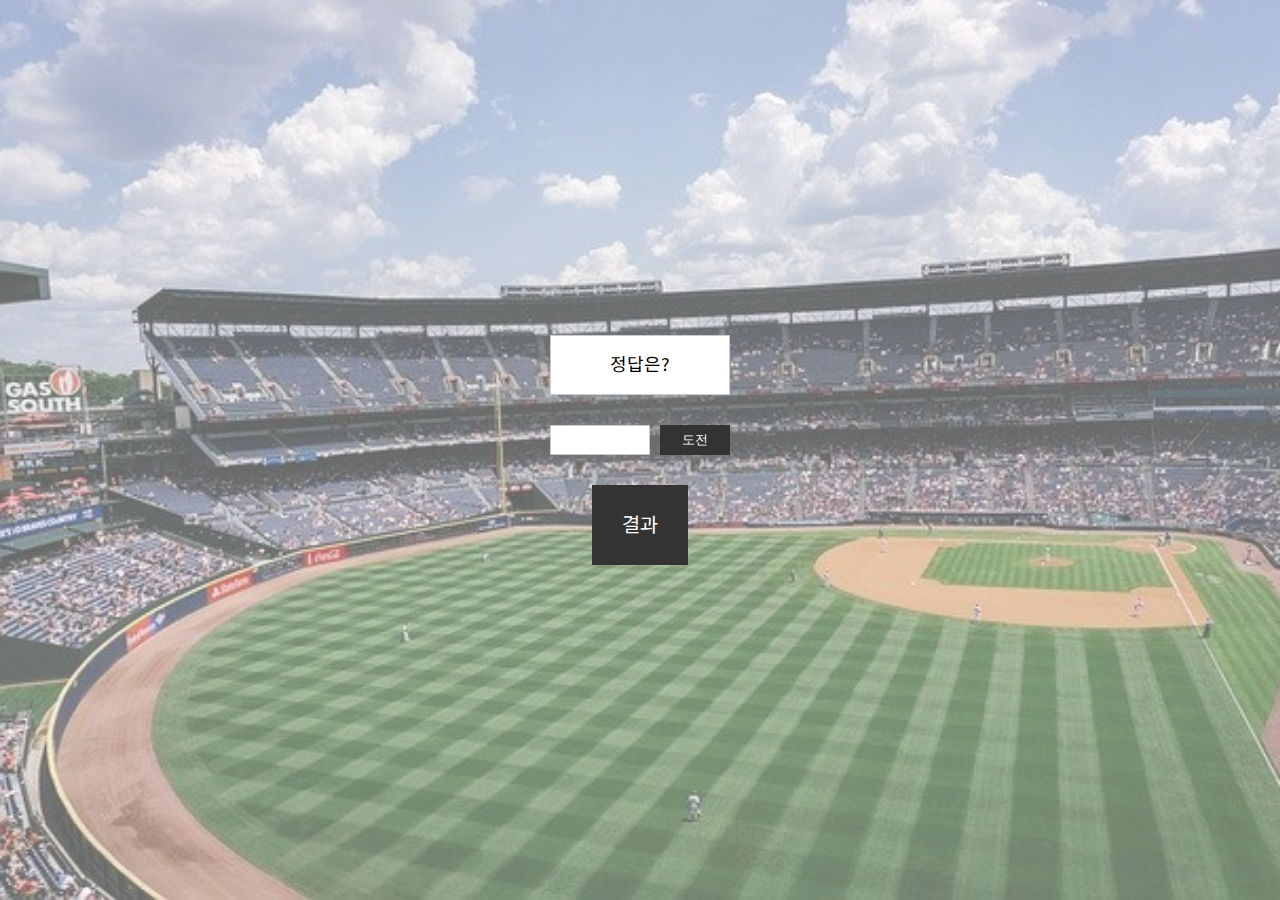
<file: BaseBall/index.html>
<!DOCTYPE html>
<html lang="ko">
  <head>
    <meta charset="UTF-8" />
    <meta
      name="viewport"
      content="width=device-width, initial-scale=1.0, user-scalable=no, viewport-fit=cover"
    />
    <title>Baseball</title>
    <link rel="stylesheet" href="../../utils/reset.css" />
    <link rel="stylesheet" href="style.css" />
  </head>

  <body>
    <main>
      <section>
        <div class="ball_answer">정답은?</div>
        <form>
          <label for="question"></label>
          <input
            type="number"
            id="question"
            name="question"
            min="0"
            max="9999"
            size="4"
            class="ball_input"
          />
          <button>도전</button>
        </form>
        <div class="ball_question">결과</div>
      </section>
    </main>
    <script src="script.js"></script>
  </body>
</html>
</file>
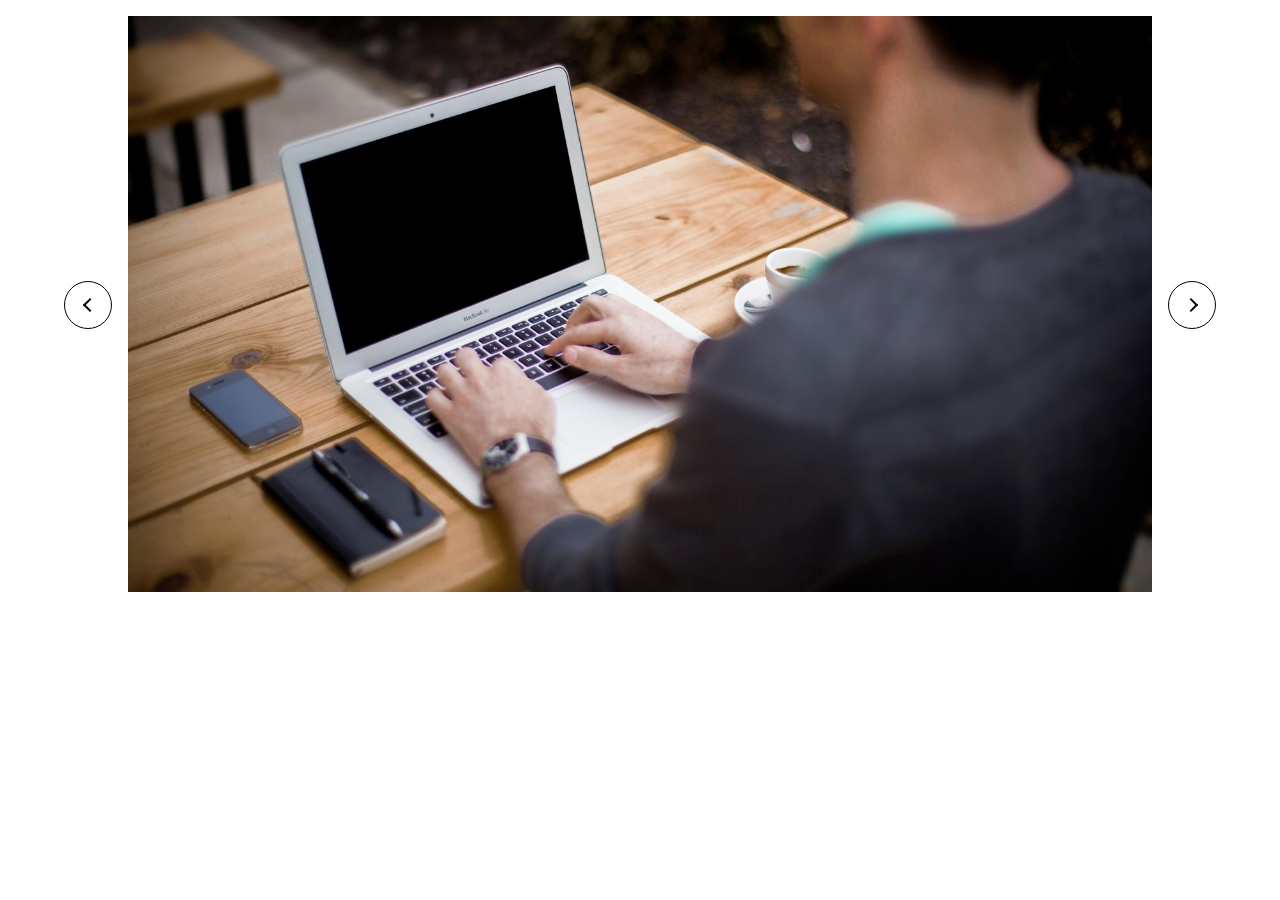
<file: Carousel/index.html>
<!DOCTYPE html>
<html lang="ko">
  <head>
    <meta charset="UTF-8" />
    <meta
      name="viewport"
      content="width=device-width, initial-scale=1.0, user-scalable=no, viewport-fit=cover"
    />
    <title>carousel</title>
    <link rel="stylesheet" href="../../utils/reset.css" />
    <link rel="stylesheet" href="style.css" />
  </head>

  <body>
    <div class="carousel-wrapper">
      <div class="carousel">
        <img class="carousel_item" src="assets/1.jpeg" />
        <img class="carousel_item" src="assets/2.jpeg" />
        <img class="carousel_item" src="assets/3.jpeg" />
        <img class="carousel_item" src="assets/4.jpeg" />
        <img class="carousel_item" src="assets/5.jpeg" />

        <div class="carousel_button--next"></div>
        <div class="carousel_button--prev"></div>
      </div>
    </div>

    <script src="script.js"></script>
  </body>
</html>
</file>
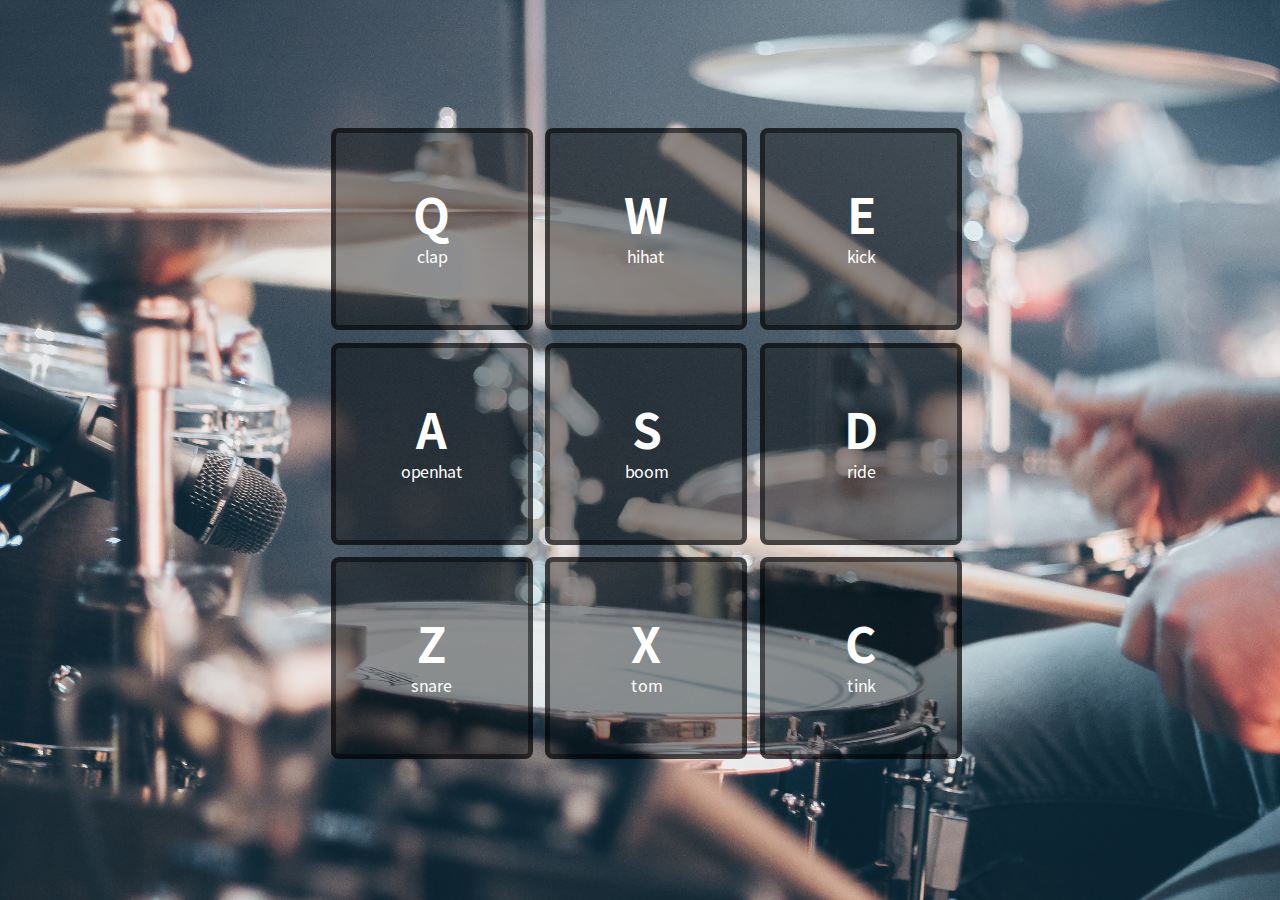
<file: Drum/index.html>
<!DOCTYPE html>
<html lang="ko">
  <head>
    <meta charset="UTF-8" />
    <meta
      name="viewport"
      content="width=device-width, initial-scale=1.0, user-scalable=no, viewport-fit=cover"
    />
    <title>Drumkit</title>
    <link rel="stylesheet" href="../../utils/reset.css" />
    <link rel="stylesheet" href="style.css" />
  </head>

  <body>
    <div class="wrap">
      <div class="keys">
        <div class="key">
          <div class="label">
            <kbd>Q</kbd>
            <span class="sound">clap</span>
          </div>
        </div>
        <div class="key">
          <div class="label">
            <kbd>W</kbd>
            <span class="sound">hihat</span>
          </div>
        </div>
        <div class="key">
          <div class="label">
            <kbd>E</kbd>
            <span class="sound">kick</span>
          </div>
        </div>
        <div class="break"></div>
        <div class="key">
          <div class="label">
            <kbd>A</kbd>
            <span class="sound">openhat</span>
          </div>
        </div>
        <div class="key">
          <div class="label">
            <kbd>S</kbd>
            <span class="sound">boom</span>
          </div>
        </div>
        <div class="key">
          <div class="label">
            <kbd>D</kbd>
            <span class="sound">ride</span>
          </div>
        </div>
        <div class="break"></div>
        <div class="key">
          <div class="label">
            <kbd>Z</kbd>
            <span class="sound">snare</span>
          </div>
        </div>
        <div class="key">
          <div class="label">
            <kbd>X</kbd>
            <span class="sound">tom</span>
          </div>
        </div>
        <div class="key">
          <div class="label">
            <kbd>C</kbd>
            <span class="sound">tink</span>
          </div>
        </div>
      </div>
    </div>
    <script src="script.js"></script>
  </body>
</html>
</file>
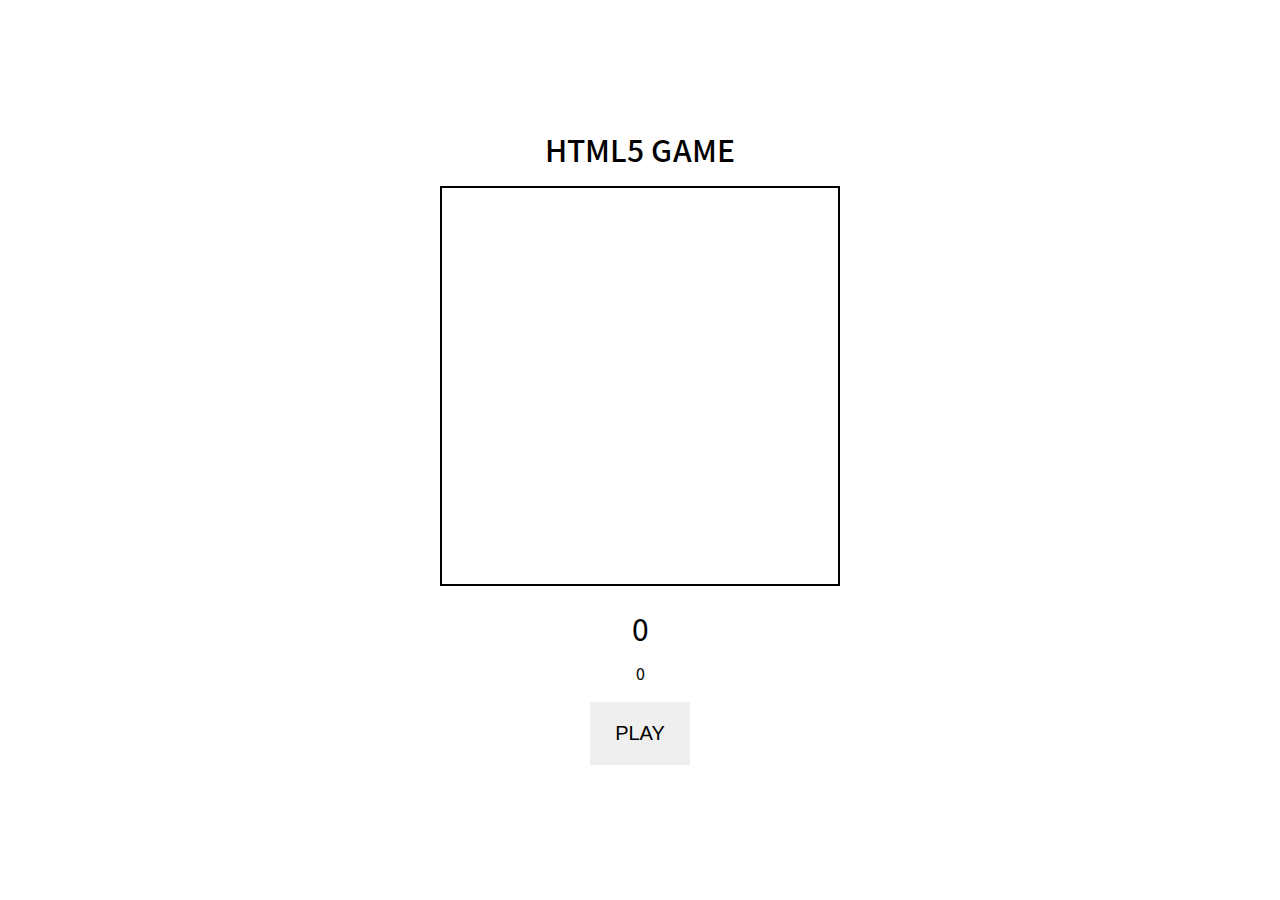
<file: HtmlGame/index.html>
<!DOCTYPE html>
<html lang="ko">
  <head>
    <meta charset="UTF-8" />
    <meta
      name="viewport"
      content="width=device-width, initial-scale=1.0, user-scalable=no, viewport-fit=cover"
    />
    <title>html5 game</title>
    <link rel="stylesheet" href="../../utils/reset.css" />
    <link rel="stylesheet" href="style.css" />
  </head>

  <body>
    <main>
      <h1>html5 game</h1>
      <canvas width="300" height="300" class="canvas"></canvas>
      <span class="score">0</span>
      <span class="highscore">0</span>
      <button type="button" class="js-play">PLAY</button>
    </main>
    <script src="script.js"></script>
  </body>
</html>
</file>
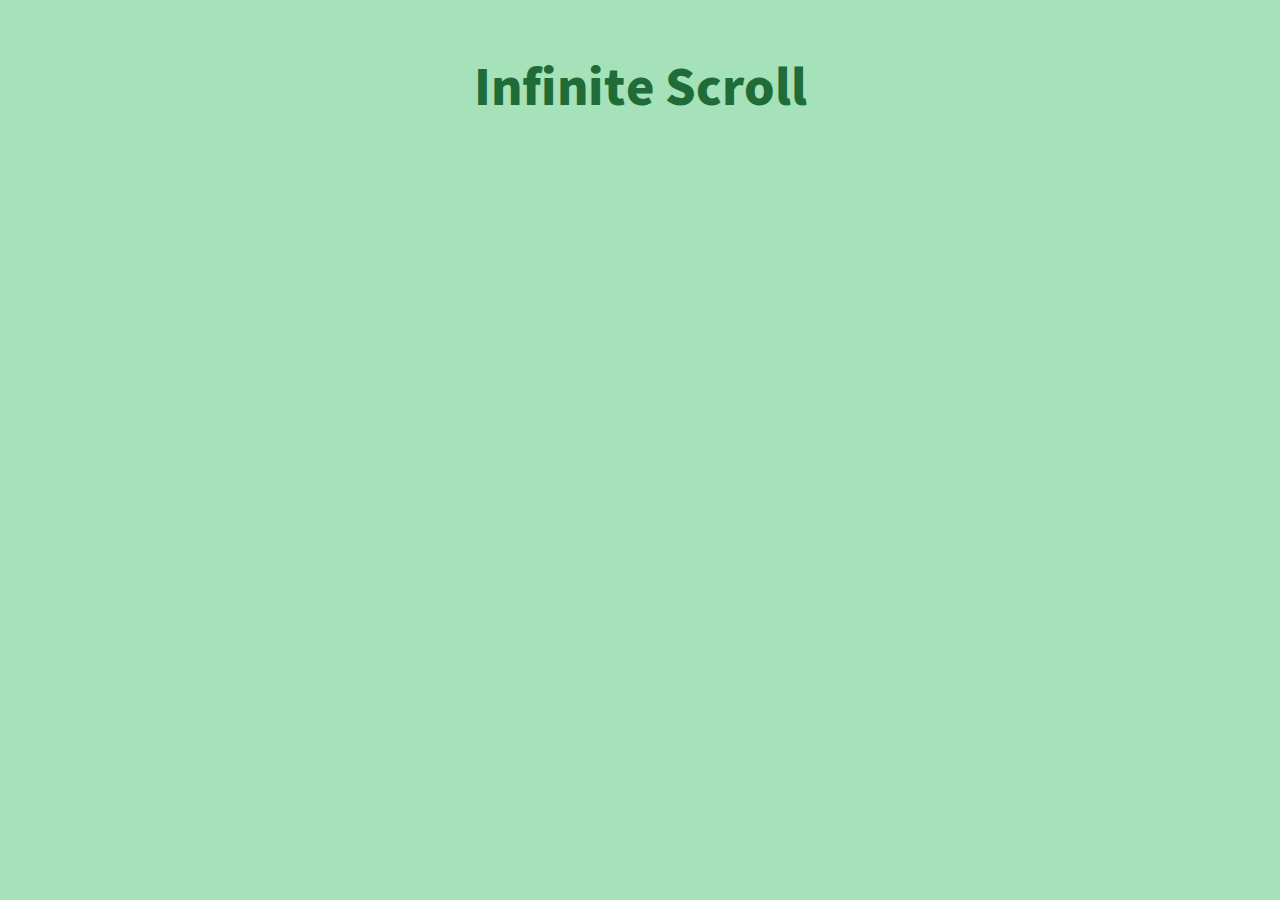
<file: InfiniteScroll/index.html>
<!DOCTYPE html>
<html lang="ko">
  <head>
    <meta charset="UTF-8" />
    <meta
      name="viewport"
      content="width=device-width, initial-scale=1.0, user-scalable=no, viewport-fit=cover"
    />
    <title>Infinite scroll</title>
    <link rel="stylesheet" href="../../utils/reset.css" />
    <link rel="stylesheet" href="style.css" />
  </head>

  <body>
    <div class="wrap">
      <h2>Infinite Scroll</h2>
      <div class="posts"></div>
      <div class="loader">
        <div></div>
        <div></div>
        <div></div>
        <div></div>
      </div>
    </div>
    <script src="script.js"></script>
  </body>
</html>
</file>
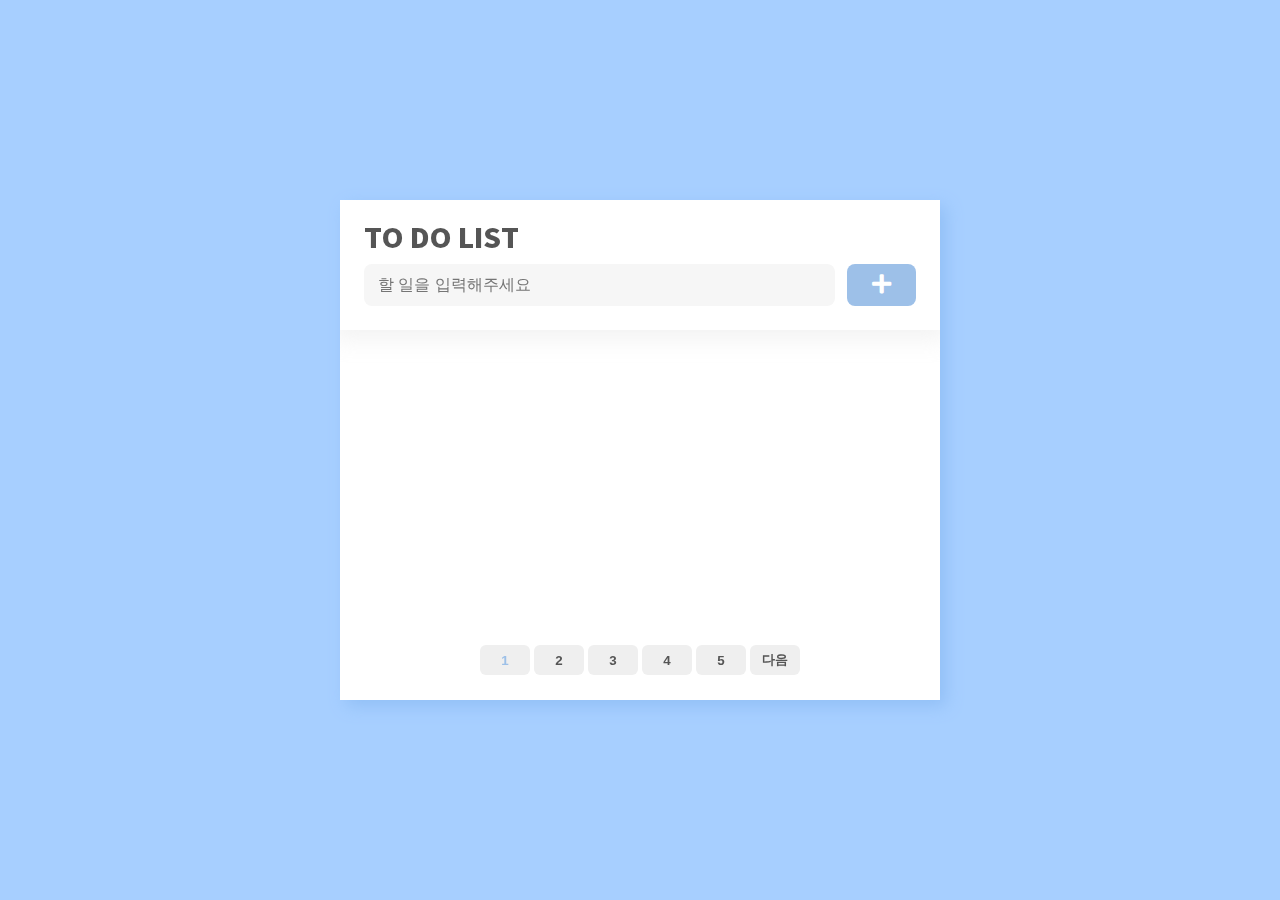
<file: ToDoList/index.html>
<!DOCTYPE html>
<html lang="en">
  <head>
    <meta charset="UTF-8" />
    <meta http-equiv="X-UA-Compatible" content="IE=edge" />
    <meta
      name="viewport"
      content="width=device-width, initial-scale=1.0, user-scalable=no, viewport-fit=cover"
    />
    <title>To do list</title>
    <link rel="stylesheet" href="../utils/reset.css" />
    <link
      rel="stylesheet"
      href="https://cdnjs.cloudflare.com/ajax/libs/font-awesome/5.8.2/css/all.min.css"
    />
    <link rel="stylesheet" href="style.css" />
  </head>
  <body>
    <div class="wrap">
      <div class="header">
        <h2>TO DO LIST</h2>
        <form class="todo_form">
          <input
            type="text"
            class="todo_input"
            placeholder="할 일을 입력해주세요"
            autofocus="true"
          />
          <button type="submit" class="todo_submit_button">
            <i class="fas fa-plus"></i>
          </button>
        </form>
      </div>
      <div class="todos"></div>
      <div class="pagination"></div>
    </div>
    <script src="script.js"></script>
  </body>
</html>
</file>
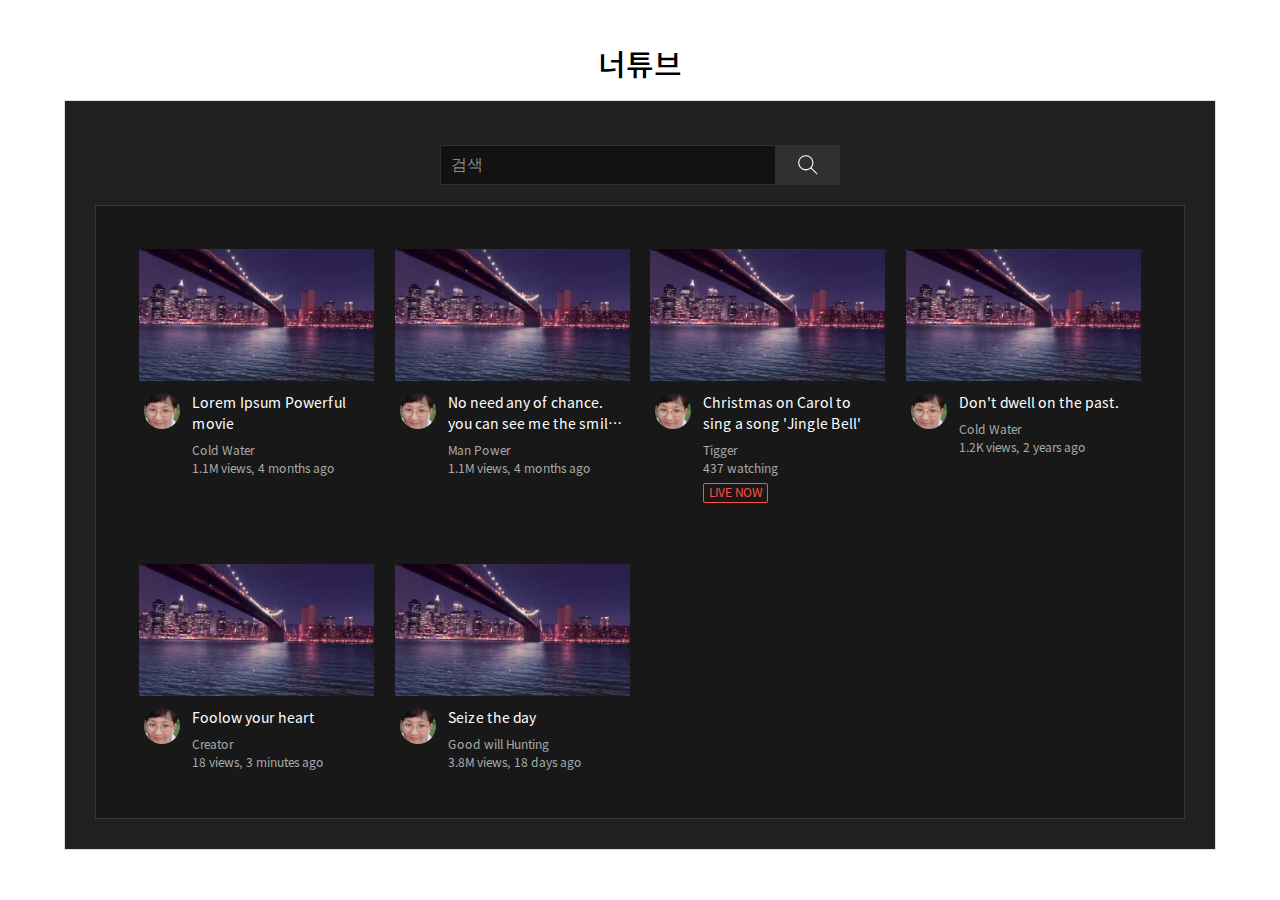
<file: YouTube/index.html>
<!DOCTYPE html>
<html lang="ko">
  <head>
    <meta charset="UTF-8" />
    <meta
      name="viewport"
      content="width=device-width, initial-scale=1.0, user-scalable=no, viewport-fit=cover"
    />
    <title>너튜브</title>
    <link rel="stylesheet" href="../../utils/reset.css" />
    <link rel="stylesheet" href="style.css" />
  </head>

  <body>
    <main>
      <h1>너튜브</h1>
      <section>
        <h2 class="blind">너튜브 콘텐츠</h2>
        <div class="search_bar">
          <input
            type="text"
            name="search"
            id="search"
            placeholder="검색"
            autocomplete="off"
          />
          <label for="search">
            <a href="#none" class="btn_search">
              <svg
                viewBox="0 0 24 24"
                preserveAspectRatio="xMidYMid meet"
                focusable="false"
                class="ico-zoom"
              >
                <path
                  d="M20.87,20.17l-5.59-5.59C16.35,13.35,17,11.75,17,10c0-3.87-3.13-7-7-7s-7,3.13-7,7s3.13,7,7,7c1.75,0,3.35-0.65,4.58-1.71 l5.59,5.59L20.87,20.17z M10,16c-3.31,0-6-2.69-6-6s2.69-6,6-6s6,2.69,6,6S13.31,16,10,16z"
                ></path>
              </svg>
            </a>
          </label>
        </div>
        <div class="contents list">
          <figure>
            <a href="#none" class="btn_view">
              <picture>
                <source srcset="./assets/sample.jpg" type="image/webp" />
                <source srcset="./assets/sample.jpg" type="image/jpg" />
                <img src="./assets/sample.jpg" alt="sample" />
              </picture>
            </a>
            <figcaption>
              <i><img src="./assets/id.png" alt="icon" /></i>
              <span class="description"
                ><strong>Lorem Ipsum Powerful movie</strong>
                <em>Cold Water</em>
                <span>1.1M views, 4 months ago</span>
              </span>
            </figcaption>
          </figure>
          <figure>
            <a href="#none" class="btn_view">
              <picture>
                <source srcset="./assets/sample.jpg" type="image/webp" />
                <source srcset="./assets/sample.jpg" type="image/jpg" />
                <img src="./assets/sample.jpg" alt="sample" />
              </picture>
            </a>
            <figcaption>
              <i><img src="./assets/id.png" alt="icon" /></i>
              <span class="description"
                ><strong
                  >No need any of chance. you can see me the smile of black
                  yard</strong
                >
                <em>Man Power</em>
                <span>1.1M views, 4 months ago</span>
              </span>
            </figcaption>
          </figure>
          <figure>
            <a href="#none" class="btn_view">
              <picture>
                <source srcset="./assets/sample.jpg" type="image/webp" />
                <source srcset="./assets/sample.jpg" type="image/jpg" />
                <img src="./assets/sample.jpg" alt="sample" />
              </picture>
            </a>
            <figcaption>
              <i><img src="./assets/id.png" alt="icon" /></i>
              <span class="description"
                ><strong
                  >Christmas on Carol to sing a song 'Jingle Bell'</strong
                >
                <em>Tigger</em>
                <span>437 watching</span>
                <span class="stream">LIVE NOW</span>
              </span>
            </figcaption>
          </figure>
          <figure>
            <a href="#none" class="btn_view">
              <picture>
                <source srcset="./assets/sample.jpg" type="image/webp" />
                <source srcset="./assets/sample.jpg" type="image/jpg" />
                <img src="./assets/sample.jpg" alt="sample" />
              </picture>
            </a>
            <figcaption>
              <i><img src="./assets/id.png" alt="icon" /></i>
              <span class="description"
                ><strong>Don't dwell on the past.</strong>
                <em>Cold Water</em>
                <span>1.2K views, 2 years ago</span>
              </span>
            </figcaption>
          </figure>
          <figure>
            <a href="#none" class="btn_view">
              <picture>
                <source srcset="./assets/sample.jpg" type="image/webp" />
                <source srcset="./assets/sample.jpg" type="image/jpg" />
                <img src="./assets/sample.jpg" alt="sample" />
              </picture>
            </a>
            <figcaption>
              <i><img src="./assets/id.png" alt="icon" /></i>
              <span class="description"
                ><strong>Foolow your heart</strong>
                <em>Creator</em>
                <span>18 views, 3 minutes ago</span>
              </span>
            </figcaption>
          </figure>
          <figure>
            <a href="#none" class="btn_view">
              <picture>
                <source srcset="./assets/sample.jpg" type="image/webp" />
                <source srcset="./assets/sample.jpg" type="image/jpg" />
                <img src="./assets/sample.jpg" alt="sample" />
              </picture>
            </a>
            <figcaption>
              <i><img src="./assets/id.png" alt="icon" /></i>
              <span class="description"
                ><strong>Seize the day</strong>
                <em>Good will Hunting</em>
                <span>3.8M views, 18 days ago</span>
              </span>
            </figcaption>
          </figure>
        </div>
        <div class="contents view">
          <figure>
            <video autoplay>
              <source src="./assets/sample.mp4" type="video/mp4" />
            </video>
            <figcaption>
              <span class="description"
                ><strong
                  >The harder you work, the more likely you can reach the
                  goal</strong
                >
              </span>
            </figcaption>
            <span class="controls">
              <progress
                min="0"
                max="100"
                value="0"
                class="js-progress"
              ></progress>
              <button type="button" class="js-replay">Replay</button>
              <button type="button" class="js-play">Play</button>
              <button type="button" class="js-stop">Stop</button>
              <input
                type="range"
                min="0"
                max="1"
                step="0.1"
                value="1"
                class="js-volume"
              />
              <button type="button" class="js-mute">Mute</button>
              <button type="button" class="js-fullScreen" accesskey="T">
                FullScreen
              </button>
            </span>
          </figure>
        </div>
      </section>
    </main>
    <script src="script.js"></script>
  </body>
</html>
</file>
<file: BaseBall/style.css>
@charset "utf-8";

main {
  display: flex;
  flex-direction: column;
  align-items: center;
  justify-content: center;
  position: relative;
  width: 100%;
  height: 100vh;
}

main::before {
  content: "";
  display: block;
  position: absolute;
  width: 100%;
  height: 100%;
  background: url(./assets/bg.jpg) no-repeat 0 0 / cover;
  opacity: 0.6;
}

h1 {
  margin-bottom: 20px;
  font-size: 30px;
  font-weight: 500;
  text-transform: uppercase;
}

section {
  display: flex;
  flex-direction: column;
  align-items: center;
  justify-content: center;
  position: relative;
  z-index: 1;
  width: calc(100vw - 20px);
  height: 100vh;
}

.ball_answer {
  text-align: center;
  width: 180px;
  padding: 20px;
  border: 1px solid #ccc;
  background-color: #fff;
  font-size: 18px;
}

.ball_question {
  margin-top: 30px;
  font-size: 20px;
  background: #333;
  padding: 30px;
  text-align: center;
  color: #fff;
}

.ball_question span {
  display: block;
  margin-top: 20px;
  font-size: 16px;
}

.ball_question span em {
  font-style: normal;
}

form {
  display: flex;
  margin-top: 30px;
}

form .ball_input {
  width: 100px;
  height: 30px;
  border: 1px solid #ccc;
}

form button {
  background: #333;
  border: none;
  width: 70px;
  height: 30px;
  margin-left: 10px;
  padding: 0 10px;
  color: #fff;
  cursor: pointer;
}

form button:hover,
form button:active,
form button:focus {
  opacity: 0.8;
}
</file>
<file: Carousel/style.css>
.carousel-wrapper {
  overflow: hidden;
  width: 90%;
  margin: auto;
}

.carousel-wrapper * {
  box-sizing: border-box;
}

.carousel {
  -webkit-transform-style: preserve-3d;
  -moz-transform-style: preserve-3d;
  transform-style: preserve-3d;
}

.carousel_item {
  opacity: 0;
  position: absolute;
  top: 0;
  width: 100%;
  margin: auto;
  padding: 1rem 4rem;
  z-index: 100;
  transition: transform 0.5s, opacity 0.5s, z-index 0.5s;
}

.carousel_item.active {
  opacity: 1;
  position: relative;
  z-index: 900;
}

.carousel_item.prev,
.carousel_item.next {
  z-index: 800;
}

.carousel_item.prev {
  transform: translateX(-100%);
}

.carousel_item.next {
  transform: translateX(100%);
}

.carousel_button--prev,
.carousel_button--next {
  position: absolute;
  top: 50%;
  width: 3rem;
  height: 3rem;
  background-color: #fff;
  transform: translateY(-50%);
  border-radius: 50%;
  cursor: pointer;
  z-index: 1001;
  border: 1px solid black;
}

.carousel_button--prev {
  left: 0;
}

.carousel_button--next {
  right: 0;
}

.carousel_button--prev::after,
.carousel_button--next::after {
  content: ' ';
  position: absolute;
  width: 10px;
  height: 10px;
  top: 50%;
  left: 54%;
  border-right: 2px solid black;
  border-bottom: 2px solid black;
  transform: translate(-50%, -50%) rotate(135deg);
}

.carousel_button--next::after {
  left: 47%;
  transform: translate(-50%, -50%) rotate(-45deg);
}
</file>
<file: Drum/style.css>
body {
  width: 100%;
  height: 100vh;
}
.wrap {
  display: flex;
  height: 100%;
  flex-direction: column;
  justify-content: center;
  background-image: url("./assets/images/background.jpeg");
  background-size: cover;
  background-position: center;
}
.keys {
  width: 100%;
  display: flex;
  flex-wrap: wrap;
  align-items: center;
  justify-content: center;
}
.break {
  width: 100%;
  height: 0;
}
.key {
  position: relative;
  width: 15%;
  padding-bottom: 15%;
  margin-bottom: 1%;
  margin-left: 1%;
  background-color: rgb(0 0 0 / 40%);
  text-align: center;
  cursor: pointer;
  border: 5px solid rgb(0 0 0 / 50%);
  border-radius: 0.5rem;
  box-sizing: content-box;
  transition: all 100ms;
}
.playing {
  transform: scale(1.1);
  background-color: rgb(0 0 0 / 60%);
}
.label {
  position: absolute;
  top: 50%;
  left: 50%;
  transform: translate(-50%, -50%);
  pointer-events: none;
}

kbd {
  font-family: "notosans";
  font-weight: 700;
  display: block;
  pointer-events: none;
  font-size: 3rem;
  color: #fff;
}

.sound {
  display: block;
  pointer-events: none;
  font-size: 1rem;
  padding-top: 0.5rem;
  color: #fff;
}

.key:hover {
  background-color: rgb(0 0 0 / 60%);
}
.key:hover kbd {
  font-size: 3.2rem;
}
.key:hover .sound {
  font-size: 1.2rem;
}
</file>
<file: HtmlGame/style.css>
@charset "utf-8";

.blind {
  text-indent: -9999px;
  overflow: hidden;
}

main {
  display: flex;
  flex-direction: column;
  align-items: center;
  justify-content: center;
  width: 100%;
  height: 100vh;
  -webkit-user-select: none;
     -moz-user-select: none;
      -ms-user-select: none;
          user-select: none;
}

h1 {
  margin-bottom: 20px;
  font-size: 30px;
  font-weight: 500;
  text-transform: uppercase;
}

canvas {
  margin: 0 auto 30px;
  width: 400px;
  max-width: 100%;
  border: 2px solid #000;
}

.highscore {
  display: block;
  margin-bottom: 20px;
}

.score {
  display: block;
  margin-bottom: 20px;
  font-size: 30px;
}

button {
  display: block;
  border: 0;
  width: 100px;
  padding: 20px;
  font-size: 20px;
  cursor: pointer;
}

button:hover {
  background-color: #000;
  color: #fff;
}
</file>
<file: InfiniteScroll/style.css>
body {
  background-color: #a5e1b9;
}

.wrap {
  display: flex;
  flex-direction: column;
  justify-content: center;
  align-items: center;
  padding: 2rem 0;
}

h2 {
  font-size: 3rem;
  font-weight: 900;
  text-align: center;
  padding: 2rem 0;
  color: #1f6c38;
}

.posts {
  width: 100%;
  max-width: 700px;
  margin: 0 auto;
  padding: 0 3rem;
}

.post {
  margin: 1rem 0;
  background-color: rgb(255 255 255 / 80%);
  border-radius: 0.5rem;
  padding: 1rem;
  border: 0.5rem solid white;
  box-shadow: 10px 14px 20px rgb(137 137 137 / 20%);
}

.header {
  display: flex;
  font-size: 1.5rem;
  color: #1f6c37;
  font-weight: 700;
  text-transform: uppercase;
}

.id {
  font-size: 1rem;
  padding-right: 1rem;
}

.body {
  padding-top: 1rem;
}

.loader {
  display: inline-block;
  position: relative;
  width: 80px;
  height: 80px;
  opacity: 0;
}

.loader.show {
  opacity: 1;
}

.loader div {
  position: absolute;
  top: 33px;
  width: 13px;
  height: 13px;
  border-radius: 50%;
  background: #fff;
  animation-timing-function: cubic-bezier(0, 1, 1, 0);
}
.loader div:nth-child(1) {
  left: 8px;
  animation: loader1 0.6s infinite;
}
.loader div:nth-child(2) {
  left: 8px;
  animation: loader2 0.6s infinite;
}
.loader div:nth-child(3) {
  left: 32px;
  animation: loader2 0.6s infinite;
}
.loader div:nth-child(4) {
  left: 56px;
  animation: loader3 0.6s infinite;
}
@keyframes loader1 {
  0% {
    transform: scale(0);
  }
  100% {
    transform: scale(1);
  }
}
@keyframes loader3 {
  0% {
    transform: scale(1);
  }
  100% {
    transform: scale(0);
  }
}
@keyframes loader2 {
  0% {
    transform: translate(0, 0);
  }
  100% {
    transform: translate(24px, 0);
  }
}
</file>
<file: ToDoList/style.css>
body {
  background-color: #a7cfff;
  color: #555555;
}

button,
input {
  outline: 0;
  border: none;
}

button {
  cursor: pointer;
}

button > i {
  pointer-events: none;
}

.wrap {
  position: fixed;
  top: 50%;
  left: 50%;
  transform: translate(-50%, -50%);
  background-color: #fff;
  width: 600px;
  height: 500px;
  padding: 24px;
  overflow: hidden;
  display: flex;
  flex-direction: column;
  box-shadow: 6px 6px 16px #91bff6;
}

h2 {
  font-size: 28px;
  font-weight: 900;
}

.header {
  width: 100%;
  position: absolute;
  top: 0;
  left: 0;
  padding: 24px;
  box-shadow: 0 4px 21px 6px #ececec9e;
}

.todo_form {
  display: flex;
  justify-content: space-between;
  margin-top: 12px;
}

.todo_input {
  width: 100%;
  font-size: 16px;
  padding: 12px 14px;
  background-color: #f6f6f6;
  border-radius: 8px;
}

.todo_submit_button {
  background-color: #9dc0e8;
  color: #fff;
  width: 80px;
  margin-left: 12px;
  font-size: 22px;
  border-radius: 8px;
}

.todos {
  margin-top: 106px;
  margin-bottom: 25px;
  overflow: auto;
}

.item {
  display: flex;
  justify-content: space-between;
  align-items: center;
  padding: 10px 0;
  border-bottom: 1px solid #f2f2f2;
}

.content {
  width: 100%;
  display: flex;
  justify-content: flex-start;
  align-items: center;
}

.content > input[type="checkbox"] {
  transform: scale(1.5);
  margin-left: 10px;
}

.content > label {
  font-size: 16px;
  margin-left: 20px;
  padding-top: 4px;
  width: 100%;
}

.content > input[type="text"] {
  font-size: 16px;
  margin-left: 20px;
  padding-top: 4px;
  padding-left: 0;
  width: 100%;
}

.item_buttons {
  width: 118px;
}

.item_buttons > button {
  width: 42px;
  height: 42px;
  color: #555555;
  font-size: 14px;
  border-radius: 8px;
}

.item_buttons > button:first-child {
  background-color: #bad4f5;
  margin-right: 8px;
}

.todo_checkbox {
  appearance: auto !important;
}

.item input[type="text"] {
  display: none;
}

.edit_buttons {
  display: none;
}

.pagination {
  position: absolute;
  left: 50%;
  bottom: 25px;
  transform: translateX(-50%);
  display: flex;
}

.pagination button {
  width: 50px;
  height: 30px;
  color: #555555;
  margin: 0 2px;
  font-weight: 700;
  border-radius: 6px;
}
</file>
<file: YouTube/style.css>
@charset "utf-8";

.blind {
  text-indent: -9999px;
  overflow: hidden;
}

main {
  display: flex;
  flex-direction: column;
  align-items: center;
  justify-content: center;
  width: 100%;
  height: 100vh;
}

h1 {
  margin-bottom: 20px;
  font-size: 30px;
  font-weight: 500;
  text-transform: uppercase;
}

section {
  display: flex;
  flex-direction: column;
  align-items: center;
  justify-content: center;
  width: 90vw;
  height: calc(100vh - 150px);
  border: 1px solid #dedede;
  padding: 30px;
  background: #212121;
}

.search_bar {
  display: flex;
  align-items: center;
  width: 400px;
  height: 40px;
  max-width: 100%;
}

.search_bar input {
  width: calc(100% - 64px);
  height: 100%;
  padding: 0 10px;
  border: 1px solid #303030;
  background-color: #121212;
  caret-color: #fff;
  font-size: 16px;
  color: #fff;
}

.search_bar input::-webkit-input-placeholder {
  color: #888;
}

.search_bar input:-ms-input-placeholder {
  color: #888;
}

.search_bar input::-ms-input-placeholder {
  color: #888;
}

.search_bar input::placeholder {
  color: #888;
}

.search_bar input:focus {
  border-color: #2f62b3;
  outline: none;
}

.search_bar label {
  display: block;
  width: 64px;
  height: 100%;
}

.search_bar label .btn_search {
  display: block;
  width: 100%;
  height: 100%;
  padding: 7px;
  border: none;
  background: #303030;
  cursor: pointer;
}

.search_bar label .btn_search:hover {
  background-color: #444;
}

.search_bar label .btn_search svg {
  width: 100%;
  height: 100%;
  pointer-events: none;
}

.search_bar label .btn_search svg path {
  fill: #fff;
}

.contents {
  display: none;
  justify-content: flex-start;
  flex-wrap: wrap;
  width: 100%;
  height: 100%;
  margin-top: 20px;
  padding: 3%;
  background: #181818;
  border: 1px solid #383838;
  overflow-y: auto;
}

.contents.list {
  display: flex;
}

.contents.view figure {
  flex: 0 0 50%;
  margin: 0;
}

.contents.view figure video {
  width: 100%;
}

.contents figure {
  display: flex;
  flex-direction: column;
  position: relative;
  flex: 0 0 23%;
  margin: 1%;
}

.contents figure .btn_view {
  flex: none;
  width: 100%;
  position: relative;
}

.contents figure .btn_view.focus-visible {
  -webkit-filter: brightness(1.2);
          filter: brightness(1.2);
}

.contents figure .btn_view::before {
  content: '';
  display: block;
  width: 100%;
  padding-top: 56.25%;
}

.contents figure picture {
  display: block;
  position: absolute;
  top: 0;
  left: 0;
  right: 0;
  bottom: 0;
  height: 100%;
  margin-left: auto;
  margin-right: auto;
  overflow: hidden;
  transition: -webkit-filter 0.3s;
  transition: filter 0.3s;
  transition: filter 0.3s, -webkit-filter 0.3s;
}

.contents figure picture:hover, .contents figure picture:active, .contents figure picture:focus {
  -webkit-filter: brightness(1.2);
          filter: brightness(1.2);
}

.contents figcaption {
  display: flex;
  align-items: flex-start;
  padding: 12px 5px 40px;
  cursor: pointer;
}

.contents figcaption i {
  flex-shrink: 0;
  display: block;
  width: 36px;
  height: 36px;
  margin-right: 12px;
  border-radius: 50%;
  overflow: hidden;
}

.contents figcaption .description {
  display: block;
  width: 100%;
  font-size: 12px;
  color: #aaa;
  transition: color 0.3s;
}

.contents figcaption .description:hover, .contents figcaption .description:active, .contents figcaption .description:focus {
  color: #fff;
}

.contents figcaption .description strong {
  width: 100%;
  margin-bottom: 4px;
  display: -webkit-box;
  -webkit-line-clamp: 2;
  /* autoprefixer: off */
  -webkit-box-orient: vertical;
  /* autoprefixer: on */
  overflow: hidden;
  text-overflow: ellipsis;
  line-height: 1.5;
  font-size: 14px;
  color: #fff;
  font-weight: 400;
}

.contents figcaption .description em {
  display: block;
  font-style: normal;
  line-height: 2;
}

.contents figcaption .description .stream {
  display: block;
  width: 65px;
  margin-top: 8px;
  padding: 3px;
  border-radius: 2px;
  border: 1px solid #ff4e45;
  color: #ff4e45;
  text-align: center;
}

.controls {
  display: flex;
  align-items: center;
}

.controls button {
  background: #2f62b3;
  border: 0;
  color: #fff;
  margin: 0 5px;
  padding: 8px;
  font-size: 14px;
  cursor: pointer;
}

.controls button:hover {
  background-color: #2d6bcd;
}

.controls .js-progress {
  width: 100%;
  border-radius: 0;
}

.controls .js-progress::-webkit-progress-bar {
  background-color: #fff;
}

.controls .js-progress::-webkit-progress-value {
  background: #2d6bcd;
}

.controls .js-volume::-webkit-slider-runnable-track {
  background-color: #fff;
}

.controls .js-volume::-webkit-slider-thumb {
  -webkit-appearance: none;
  background-color: #2d6bcd;
  width: 15px;
  height: 15px;
}

@media (max-width: 1024px) {
  .contents figure {
    flex: 0 0 31.333%;
  }
  .contents.view figure {
    flex: 0 0 100%;
  }
}

@media (max-width: 767px) {
  .contents figure {
    flex: 0 0 48%;
  }
}

@media (max-width: 480px) {
  .contents figure {
    flex: 0 0 100%;
    margin: 0;
  }
}
</file>
